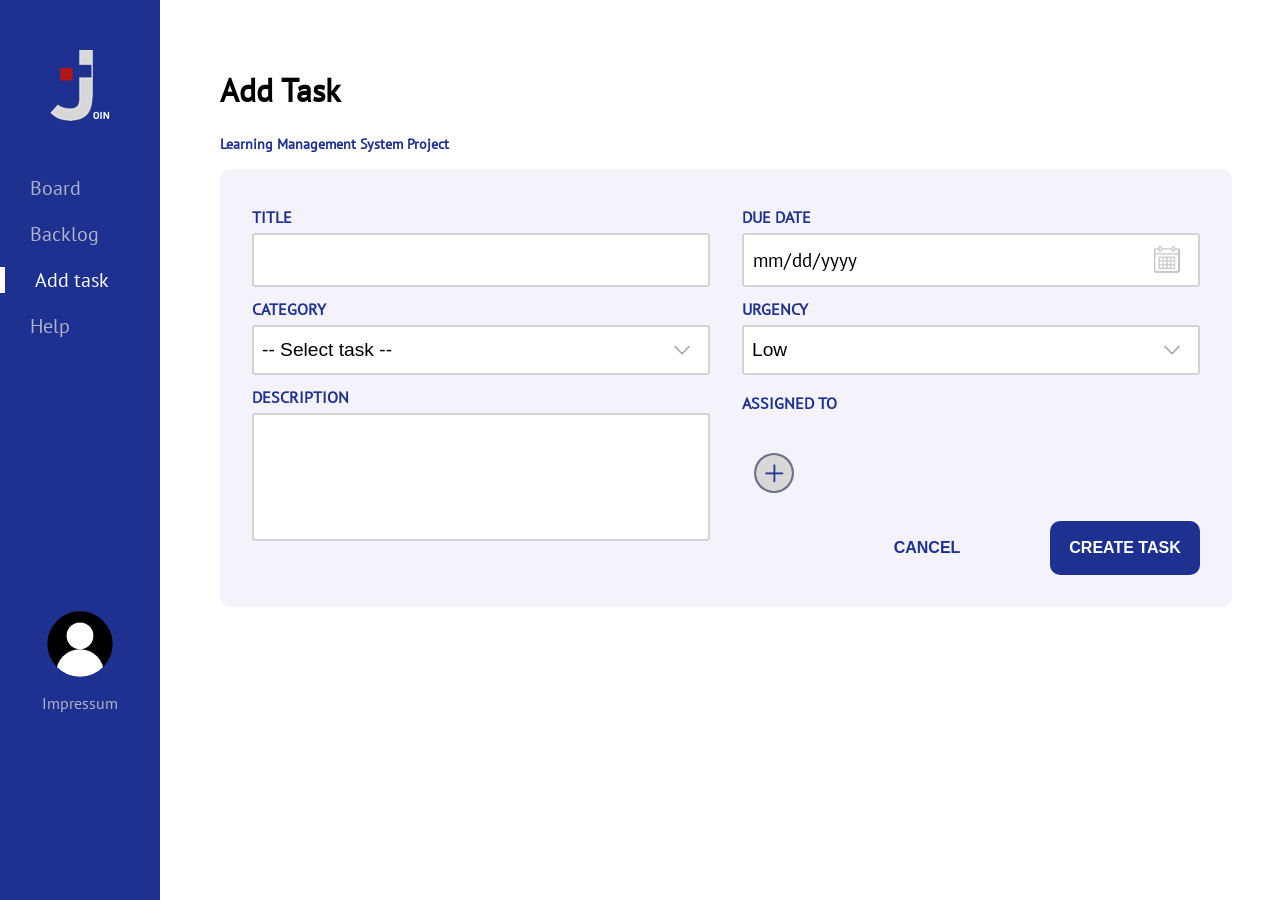
<file: add-task.html>
<!DOCTYPE html>
<html lang="en">

<head>
    <meta charset="UTF-8">
    <meta http-equiv="X-UA-Compatible" content="IE=edge">
    <meta name="viewport" content="width=device-width, initial-scale=1.0">

    <script src="./js/mini_backend.js"></script>
    <script src="./js/script.js"></script>
    <script src="./js/dev-tools.js"></script>
    <link rel="stylesheet" href="./styles/add-task.css">
    <link rel="stylesheet" href="./styles/style.css">
    <script src="./js/add-task.js"></script>
    <title>Join - Add Task</title>
</head>

<body onload="initAddTask()">

    <div include-html="./templates/navbar.html"></div>

    <div id="popup" onclick="closePopup()" class="popup-container d-none">
        <div id="popupContent" class="popup animate">
            <span id="popupTitle" class="popup-title"></span>
            <span id="popupText" class="popup-span"></span>
        </div>
    </div>
    
    <main>
        <div class="content-container">
            <div class="content-container-title">
                <h1>Add Task</h1>
                <span>Learning Management System Project</span>
            </div>
            <div class="task-container">
                <div class="task-container-content">
                    <form onsubmit="checkForm(); return false">
                        <div class="form-left">
                            <div class="task-title">
                                <label class="title-label">TITLE</label>
                                <input required type="text" id="title" required>
                            </div>
                            <div class="form-category">
                                <label class="title-label">CATEGORY</label>
                                <select required name="Tasks" id="tasks" required>
                                    <option value="">-- Select task --</option>
                                    <option value="management">Management</option>
                                    <option value="programming">Programming</option>
                                    <option value="design">Design</option>
                                </select>
                            </div>
                            <div class="form-description">
                                <label class="title-label">DESCRIPTION</label>
                                <textarea required type="text" id="description" rows="6" required></textarea>
                            </div>
                        </div>
                        <div class="form-right">
                            <div class="form-due-date">
                                <label class="title-label">DUE DATE</label>
                                <input type="date" id="dueTo" required>
                            </div>
                            <div class="form-urgency">
                                <label class="title-label">URGENCY</label>
                                <select name="Tasks" id="urgency" required>
                                    <option value="low">Low</option>
                                    <option value="medium">Medium</option>
                                    <option value="high">High</option>
                                </select>
                            </div>
                            <div class="form-assigned-to">
                                <label class="title-label">ASSIGNED TO</label>
                                <div class="content-assigned-to">
                                    </div>
                                    <div class="assigned-to-user-img">
                                        <img id="userSelectionBtn" onclick="openUserSelection()" class="assigned-to-user-img-add-user" src="./src/img/icon plus.png">
                                        <div>
                                            <div id="assignedUserContainer" class="assigned-user-container"></div>
                                        </div>
                                        <div id="userSelectionContainer" class="user-selection-container d-none">
                                            <div id="userSelection" class="user-selection-content">
                                            </div>
                                        </div>
                                    </div>
                                </div>
                                <div class="assigned-to-buttons">
                                    <button type="button" onclick="reloadPage()" class="btn-1">CANCEL</button>
                                    <button type="submit" class="btn-2">CREATE TASK</button>
                                </div>
                            </div>
                        </div>
                    </form>
                </div>
            </div>
        </div>
    </main>
</body>
</html>
</file>
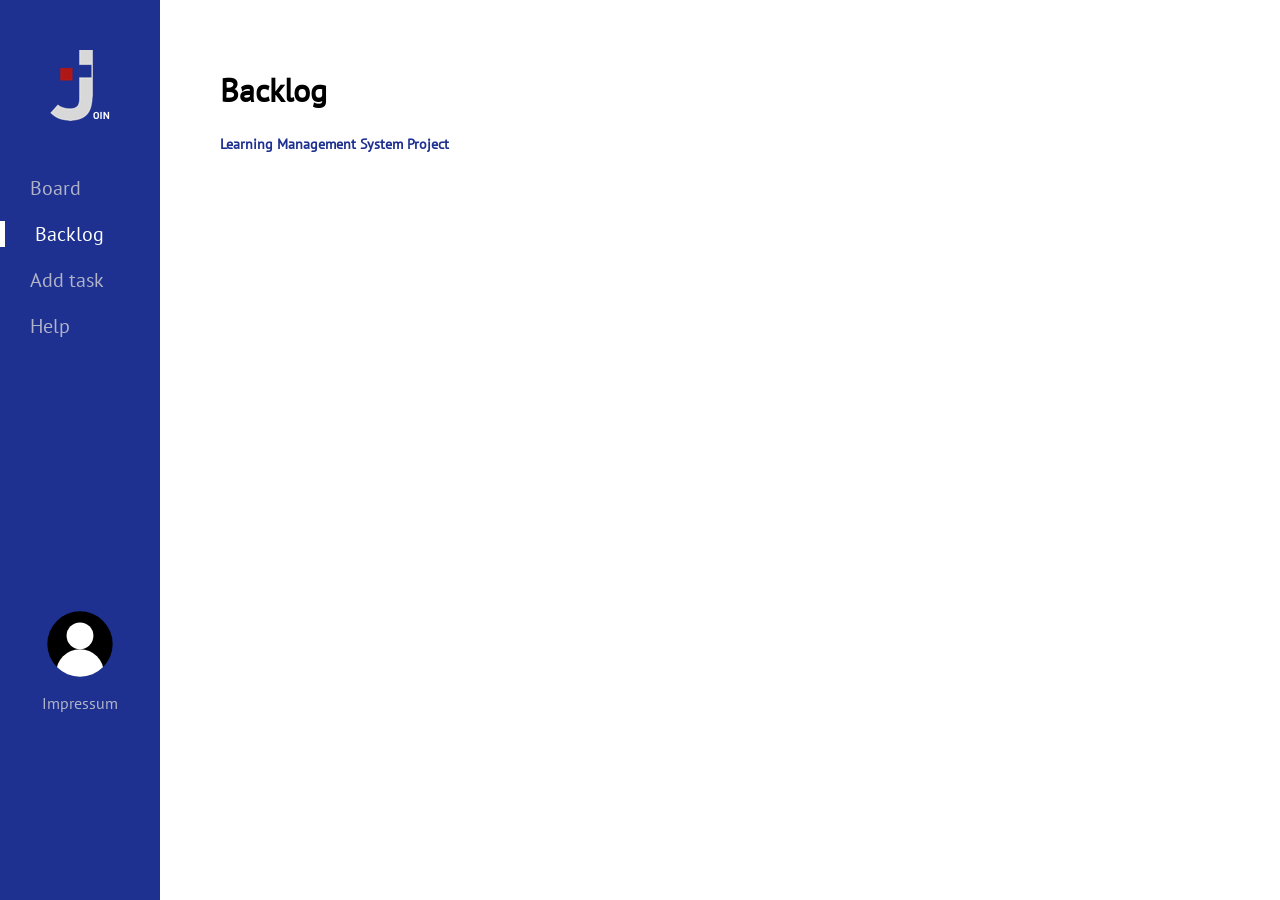
<file: backlog.html>
<!DOCTYPE html>
<html lang="en">

<head>
    <meta charset="UTF-8">
    <meta http-equiv="X-UA-Compatible" content="IE=edge">
    <meta name="viewport" content="width=device-width, initial-scale=1.0">

    <link rel="stylesheet" href="styles/backlog.css">
    <link rel="stylesheet" href="styles/style.css">

    <script src="./js/mini_backend.js"></script>
    <script src="./js/backlog.js"></script>
    <script src="./js/script.js"></script>

    <title>Join - Backlog</title>
</head>

<body onload=" initBacklog()">
    <div include-html="./templates/navbar.html"></div>

    <main>
        <div class="content-container">
            <div class="content-container-title">
                <h1>Backlog</h1>
                <span>Learning Management System Project</span>
            </div>
            <div class="tasks-container">
                <div class="tasks-content" id="taskContent"></div>
            </div>
        </div>
    </main>

</body>

</html>
</file>
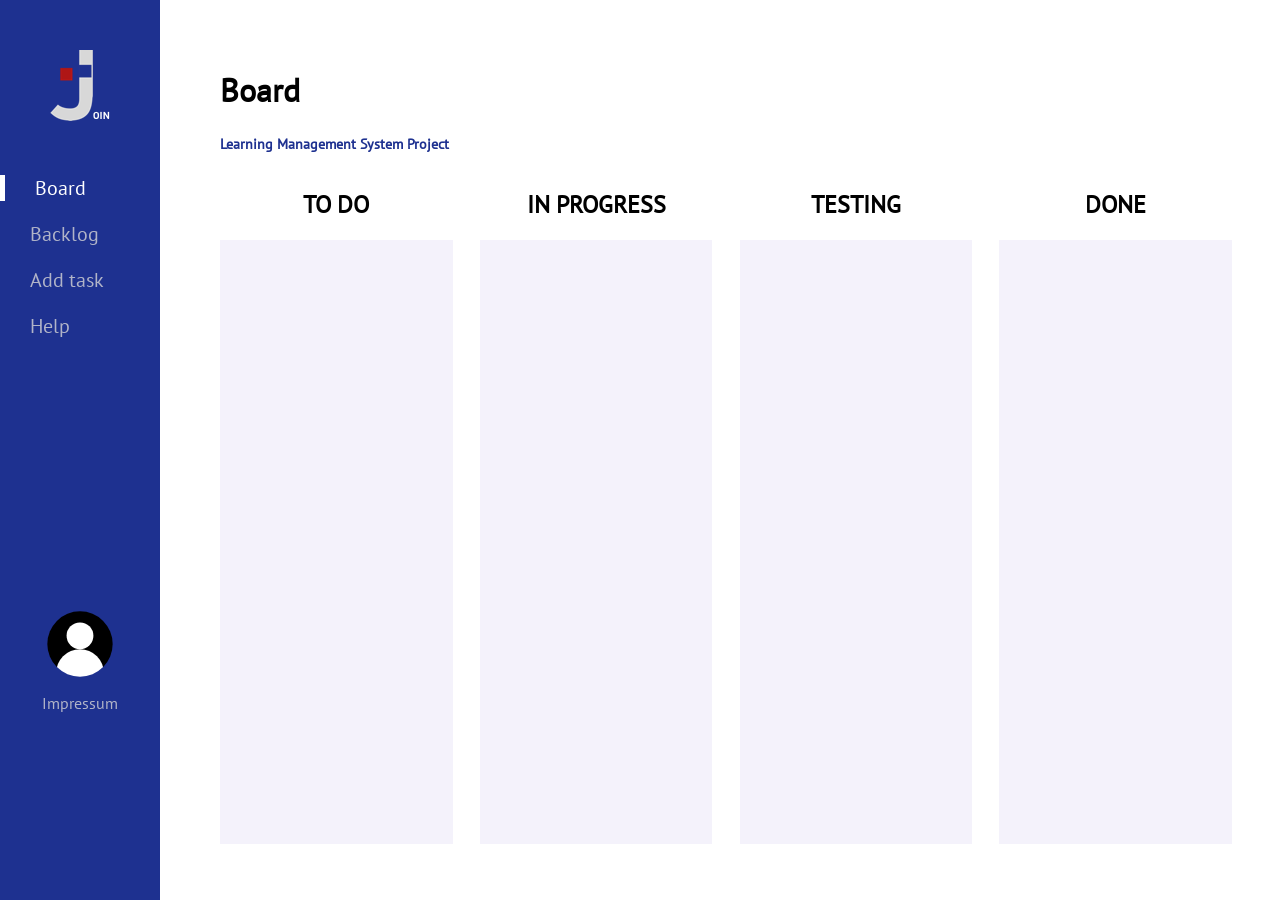
<file: board.html>
<!DOCTYPE html>
<html lang="en">
  <head>
    <meta charset="UTF-8" />
    <meta http-equiv="X-UA-Compatible" content="IE=edge" />
    <meta name="viewport" content="width=device-width, initial-scale=1.0" />

    <link rel="stylesheet" href="./styles/board.css" />
    <link rel="stylesheet" href="./styles/style.css" />
    <script src="./js/mini_backend.js"></script>
    <script src="./js/script.js"></script>
    <script src="./js/board.js"></script>
    <script src="./js/dev-tools.js"></script>

   

    <title>Join - Board</title>
  </head>

  <body onload="initBoard()" id="body" >
    <div include-html="./templates/navbar.html"></div>

    <main>
      <div class="content-container">
        <div class="content-container-title">
          <div class="df-sb">
            <h1 class="undraggable">Board</h1>
            <img id="bin" title="drop a ticket to delete" class="delete-icon d-none" src="src/img/delete.png" ondrop="deleteTicket()" ondragover="allowDrop(event)" />
          </div>
          <span class="undraggable">Learning Management System Project</span>
        </div>
        <div id="mainContentDiv" class="colum-main-content">
          <div id="toDo">
            <h2 class="undraggable">TO DO</h2>
            <div
              id="todoContent"
              class="board-main-content"
              ondrop="moveTo('todo')"
              ondragover="allowDrop(event)"
            ></div>
          </div>
          <div id="inProgressDiv" class="colum-main-content">
            <h2 class="undraggable">IN PROGRESS</h2>
            <div
              id="inprogressContent"
              class="board-main-content"
              ondrop="moveTo('inprogress')"
              ondragover="allowDrop(event)"
            ></div>
          </div>
          <div id="testingDiv" class="colum-main-content">
            <h2 class="undraggable">TESTING</h2>
            <div
              id="testingContent"
              class="board-main-content"
              ondrop="moveTo('testing')"
              ondragover="allowDrop(event)"
            ></div>
          </div>
          <div id="doneDiv" class="colum-main-content">
            <h2 class="undraggable">DONE</h2>
            <div
              id="doneContent"
              class="board-main-content"
              ondrop="moveTo('done')"
              ondragover="allowDrop(event)"
            ></div>
            <div id="responsive-main" class="colum-main-content">
              <select id="responsiveHeadline" class="undraggable" onchange="initBoard()">
                <option value="todo">TO DO</option>
                <option value="inprogress">IN PROGRESS</option>
                <option value="testing">TESTING</option>
                <option value="done">DONE</option>
              </select>
              <div
                id="responsiveMainContent"
                class="board-main-content"
              ></div>
          </div>
        </div>
      </div>
    </main>
  </body>
</html>
</file>
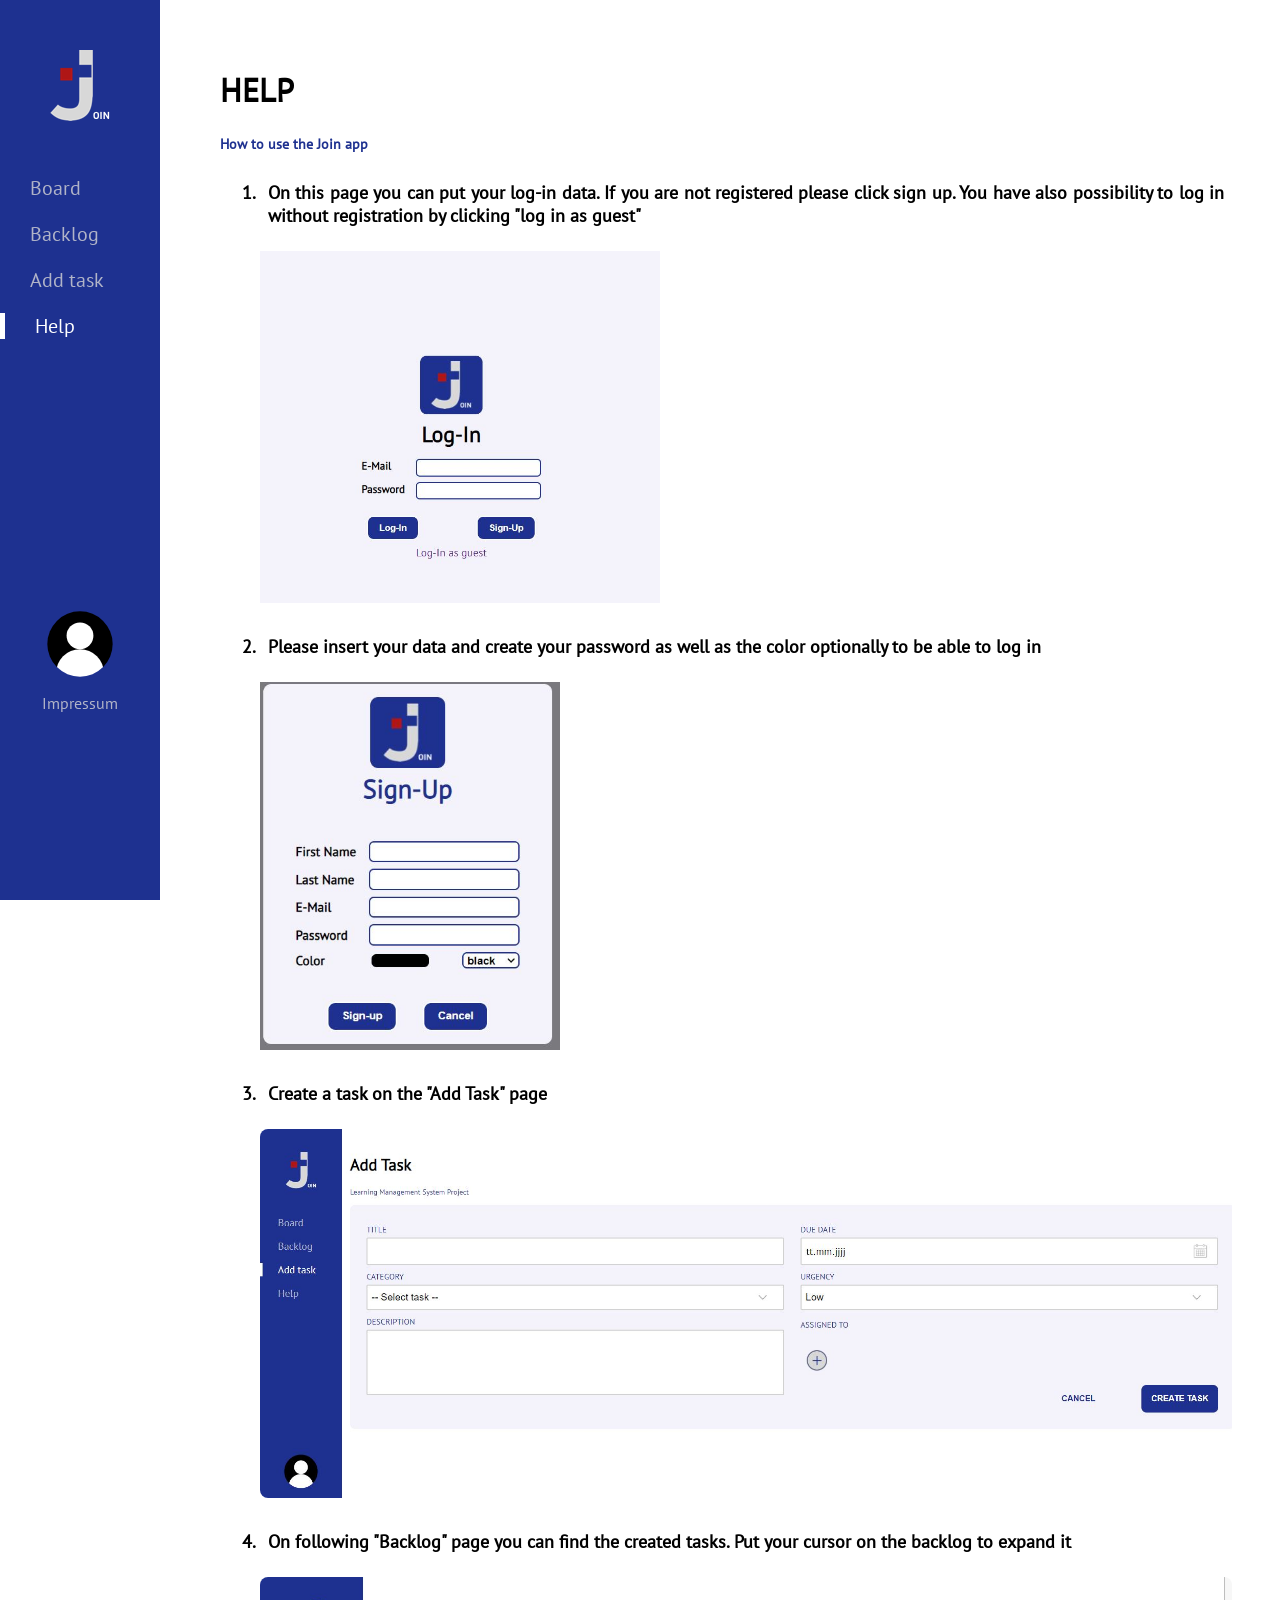
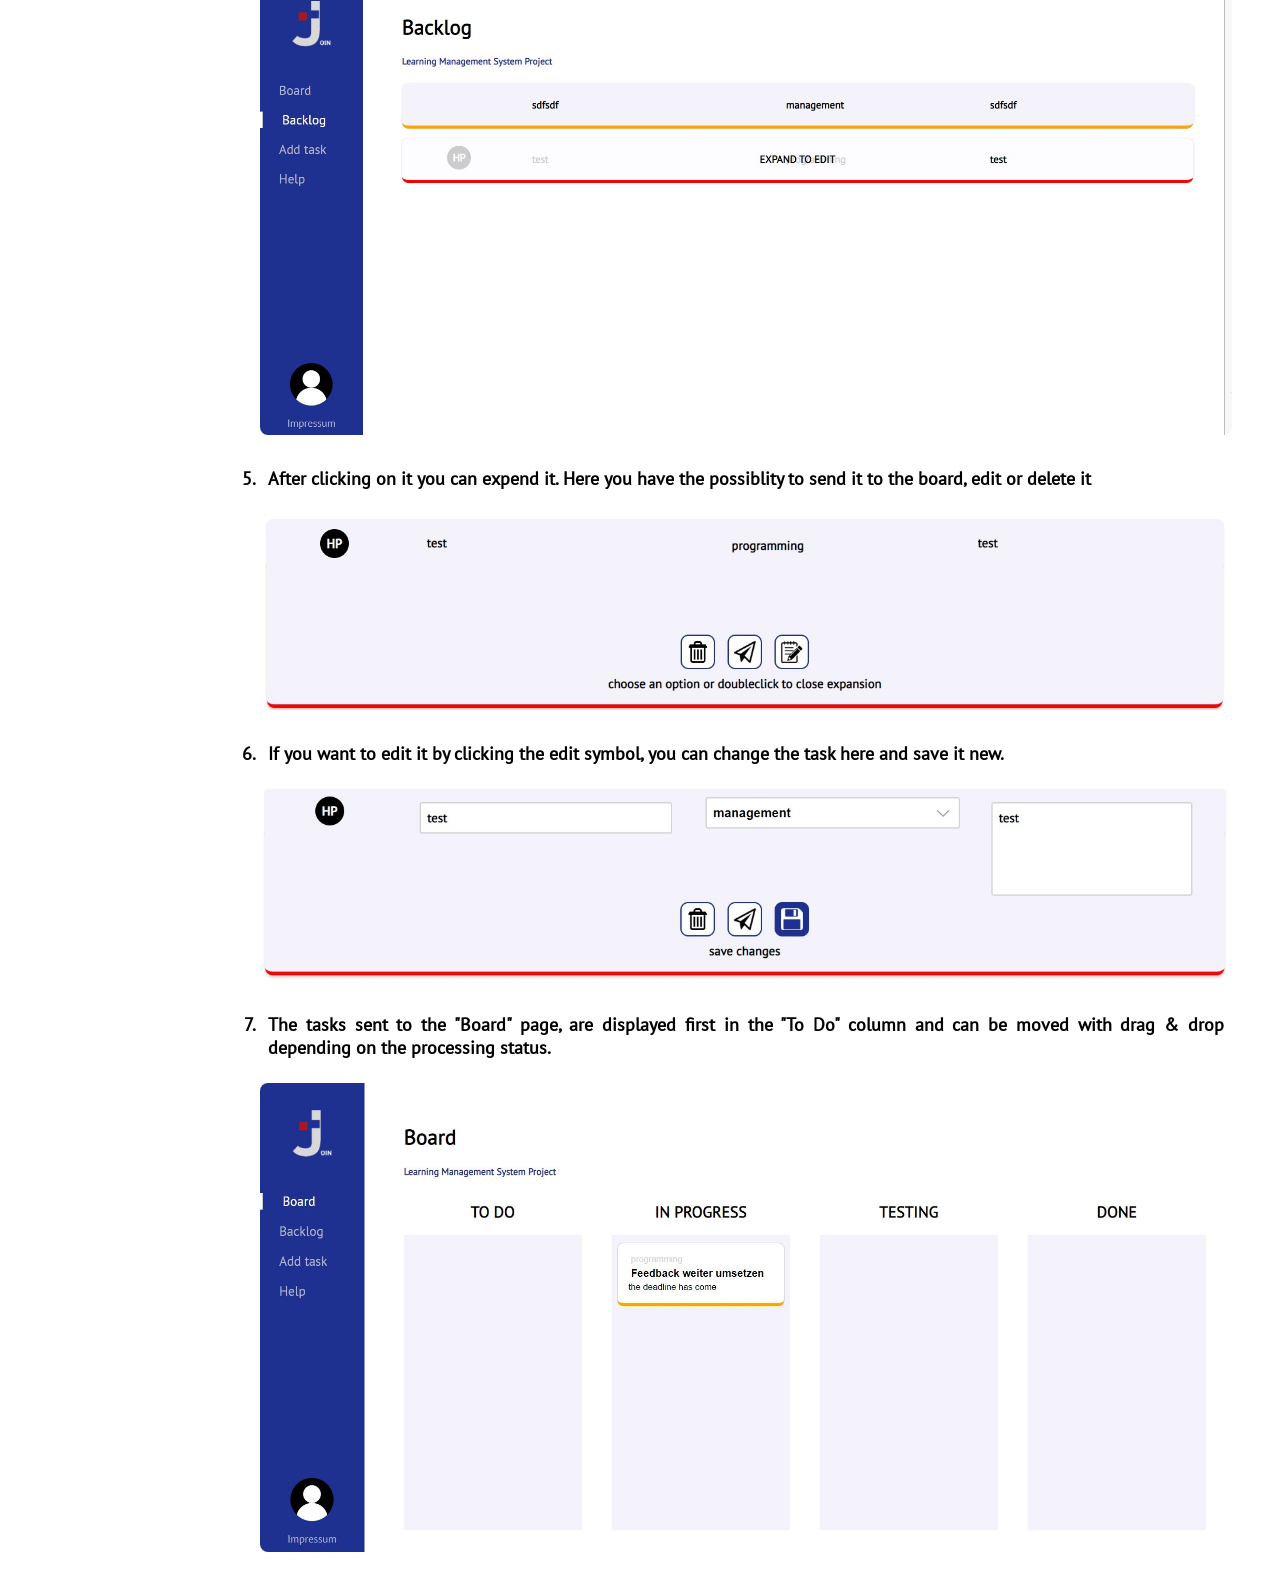
<file: help.html>
<!DOCTYPE html>
<html lang="en">

<head>
    <meta charset="UTF-8">
    <meta http-equiv="X-UA-Compatible" content="IE=edge">
    <meta name="viewport" content="width=device-width, initial-scale=1.0">

    <link rel="stylesheet" href="styles/style.css">
    <link rel="stylesheet" href="styles/help.css">


    <script src="./js/mini_backend.js"></script>
    <script src="./js/backlog.js"></script>
    <script src="./js/help.js"></script>

    <script src="./js/script.js"></script>

    <title>Join - Help</title>
</head>

<body onload="init()">

    <div style="display:flex">
        <div include-html="./templates/navbar.html"></div>
        <main>
            <div class="content-container">
                <header class="content-container-title">
                    <h1>HELP</h1>
                    <span class="title-description">How to use the Join app</span>
                </header>
                <div>
                    <!-- List -->
                    <ol>
                         <li>On this page you can put your log-in data. If you are not registered please click sign up. 
                            You have also possibility to log in without registration by clicking "log in as guest"</li>
                        <img onclick="openBigImg('img1')" src="src/img/login.JPG" style="width:400px; cursor:pointer" alt="Log-In" >

                         <li>Please insert your data and create your password as well as the color optionally to be able to log in</li>
                        <img onclick="openBigImg('img2')" src="src/img/signup.JPG" style="width:300px; cursor:pointer"  alt="SignUp" >

                        <li>Create a task on the "Add Task" page</li>
                        <img onclick="openBigImg('img3')" src="src/img/addTask.JPG" alt="AddTask" class="help-img">

                        <li>On following "Backlog" page you can find the created tasks.
                            Put your cursor on the backlog to expand it </li>
                        <img onclick="openBigImg('img4')" src="src/img/backlog-1.jpg" alt="Backlog" class="help-img">

                           <li>After clicking on it you can expend it. 
                            Here you have the possiblity to send it to the board, edit or delete it </li>
                        <img onclick="openBigImg('img5')" src="src/img/backlog-2.jpg" alt="Backlog" class="help-img">

                        <li> If you want to edit it by clicking the edit symbol, you can change the task here and save it new.
                        </li>
                        <img onclick="openBigImg('img6')" src="src/img/backlog-edit.jpg" alt="Backlog" class="help-img">

                        <li>The tasks sent to the "Board" page, are displayed first in the "To Do" column and can be
                            moved
                            with drag & drop depending on the processing status.</li>
                        <img onclick="openBigImg('img7')" src="src/img/board.JPG" alt="Board" class="help-img">
                    </ol>
                </div>
            </div>

            <div id="imgBig">

            </div>

        </main>






</body>
</file>
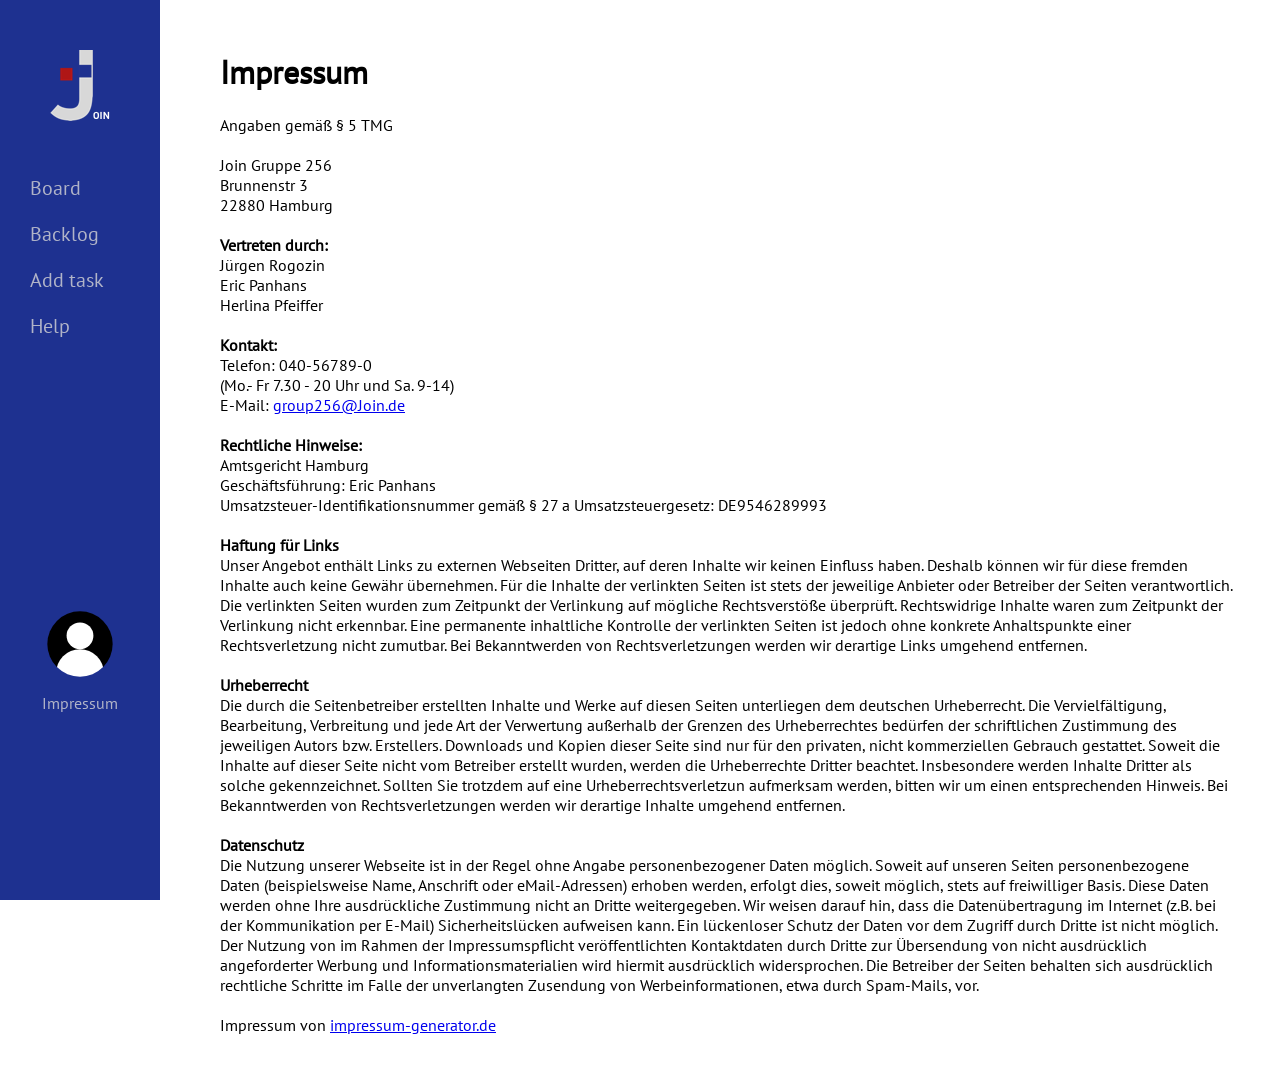
<file: impressum.html>
<!DOCTYPE html>
<html lang="en">
  <head>
    <meta charset="UTF-8" />
    <meta http-equiv="X-UA-Compatible" content="IE=edge" />
    <meta name="viewport" content="width=device-width, initial-scale=1.0" />

    <link rel="stylesheet" href="styles/style.css" />

    <script src="./js/mini_backend.js"></script>
    <script src="./js/dev-tools.js"></script>
    <script src="./js/script.js"></script>

    <title>Join - Impressum</title>
  </head>
</html>
<body onload="init()">
     <div include-html="./templates/navbar.html"></div>
   
        <div class="impressum-container">
            <h1 class="impressuTitel">Impressum</h1>
            <div> Angaben gemäß § 5 TMG<br><br> Join Gruppe 256 <br> Brunnenstr 3<br> 22880 Hamburg <br><br>
            </div>
            <div><strong>Vertreten durch:</strong><br> Jürgen Rogozin<br> Eric Panhans<br> Herlina Pfeiffer<br><br>
            </div>
            <div><strong>Kontakt:</strong> <br> Telefon: 040-56789-0 &nbsp; <br>  (Mo.- Fr 7.30 - 20 Uhr und Sa. 9-14)<br> E-Mail: <a href='group256@Join.de'>group256@Join.de</a></br><br>
            </div>
            <div><strong>  Rechtliche Hinweise: </strong><br>Amtsgericht Hamburg <br> Geschäftsführung: Eric Panhans<br> Umsatzsteuer-Identifikationsnummer gemäß § 27 a Umsatzsteuergesetz: DE9546289993<br> 
                <br>
            </div>
            <div class="haftung">
                <strong>Haftung für Links</strong><br>Unser Angebot enthält Links zu externen Webseiten Dritter, auf deren Inhalte wir keinen Einfluss haben. Deshalb können wir für diese fremden Inhalte auch keine Gewähr übernehmen. Für die Inhalte
                der verlinkten Seiten ist stets der jeweilige Anbieter oder Betreiber der Seiten verantwortlich. Die verlinkten Seiten wurden zum Zeitpunkt der Verlinkung auf mögliche Rechtsverstöße überprüft. Rechtswidrige Inhalte waren zum Zeitpunkt
                der Verlinkung nicht erkennbar. Eine permanente inhaltliche Kontrolle der verlinkten Seiten ist jedoch ohne konkrete Anhaltspunkte einer Rechtsverletzung nicht zumutbar. Bei Bekanntwerden von Rechtsverletzungen werden wir derartige Links
                umgehend entfernen.
                <br><br>
                <strong>Urheberrecht</strong><br> Die durch die Seitenbetreiber erstellten Inhalte und Werke auf diesen Seiten unterliegen dem deutschen Urheberrecht. Die Vervielfältigung, Bearbeitung, Verbreitung und jede Art der Verwertung außerhalb
                der Grenzen des Urheberrechtes bedürfen der schriftlichen Zustimmung des jeweiligen Autors bzw. Erstellers. Downloads und Kopien dieser Seite sind nur für den privaten, nicht kommerziellen Gebrauch gestattet. Soweit die Inhalte auf dieser
                Seite nicht vom Betreiber erstellt wurden, werden die Urheberrechte Dritter beachtet. Insbesondere werden Inhalte Dritter als solche gekennzeichnet. Sollten Sie trotzdem auf eine Urheberrechtsverletzun aufmerksam werden, bitten wir um
                einen entsprechenden Hinweis. Bei Bekanntwerden von Rechtsverletzungen werden wir derartige Inhalte umgehend entfernen.<br><br>
                <strong>Datenschutz</strong><br> Die Nutzung unserer Webseite ist in der Regel ohne Angabe personenbezogener Daten möglich. Soweit auf unseren Seiten personenbezogene Daten (beispielsweise Name, Anschrift oder eMail-Adressen) erhoben
                werden, erfolgt dies, soweit möglich, stets auf freiwilliger Basis. Diese Daten werden ohne Ihre ausdrückliche Zustimmung nicht an Dritte weitergegeben. Wir weisen darauf hin, dass die Datenübertragung im Internet (z.B. bei der Kommunikation
                per E-Mail) Sicherheitslücken aufweisen kann. Ein lückenloser Schutz der Daten vor dem Zugriff durch Dritte ist nicht möglich. Der Nutzung von im Rahmen der Impressumspflicht veröffentlichten Kontaktdaten durch Dritte zur Übersendung von
                nicht ausdrücklich angeforderter Werbung und Informationsmaterialien wird hiermit ausdrücklich widersprochen. Die Betreiber der Seiten behalten sich ausdrücklich rechtliche Schritte im Falle der unverlangten Zusendung von Werbeinformationen,
                etwa durch Spam-Mails, vor.
                <br>
            </div>
            <br>
            <div>
                Impressum von <a href="https://www.impressum-generator.de">impressum-generator.de</a>
            </div>
        </div>
 

</body>
</file>
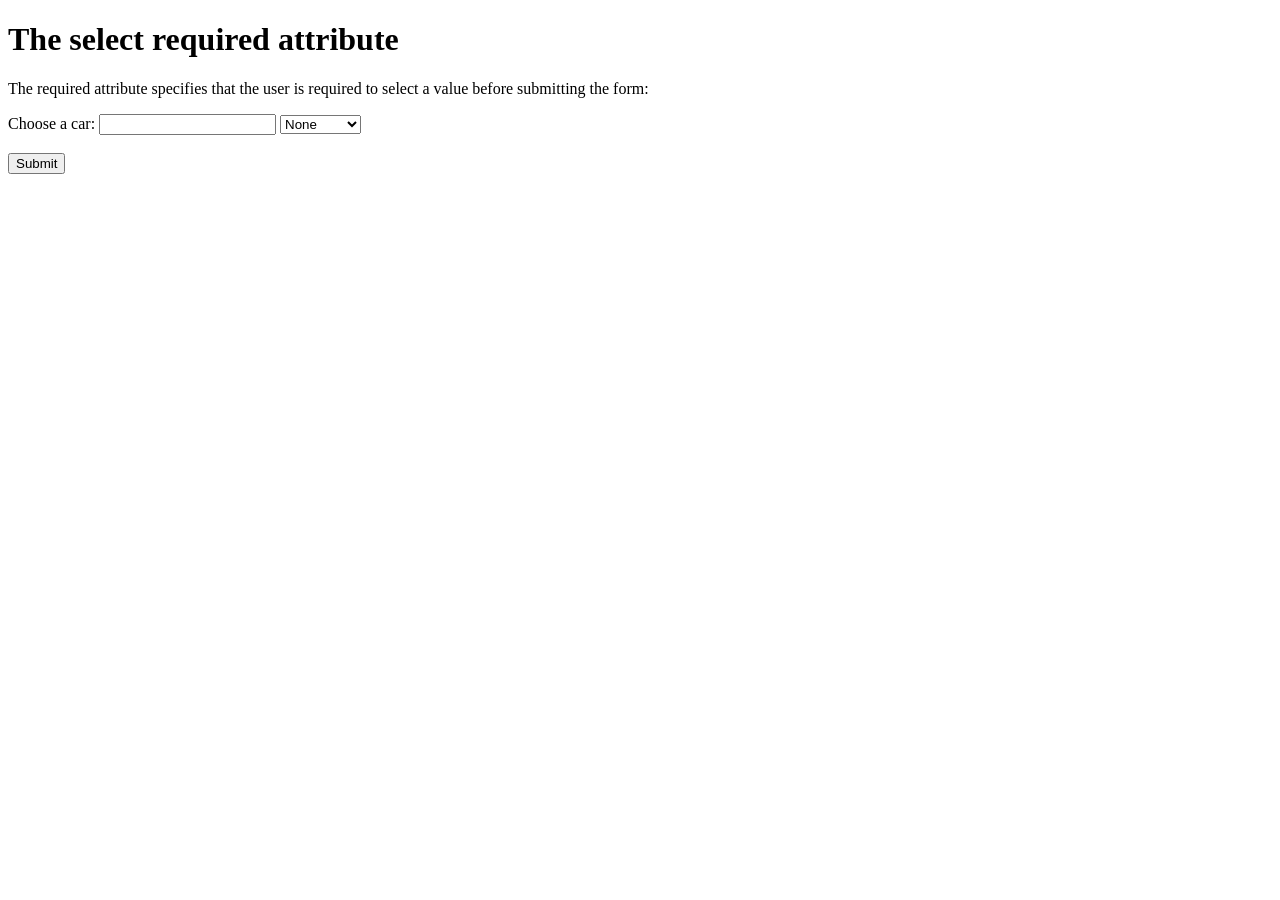
<file: test.html>
<!DOCTYPE html>
<html>
<body>

<h1>The select required attribute</h1>

<p>The required attribute specifies that the user is required to select a value before submitting the form:</p>

<form action="/action_page.php">
  <label for="cars">Choose a car:</label>
  <input required>
  <select name="cars" id="cars" required>
    <option value="">None</option>
    <option value="volvo">Volvo</option>
    <option value="saab">Saab</option>
    <option value="mercedes">Mercedes</option>
    <option value="audi">Audi</option>
  </select>
  <br><br>
  <button>Submit</button>
</form>

</body>
</html>
</file>
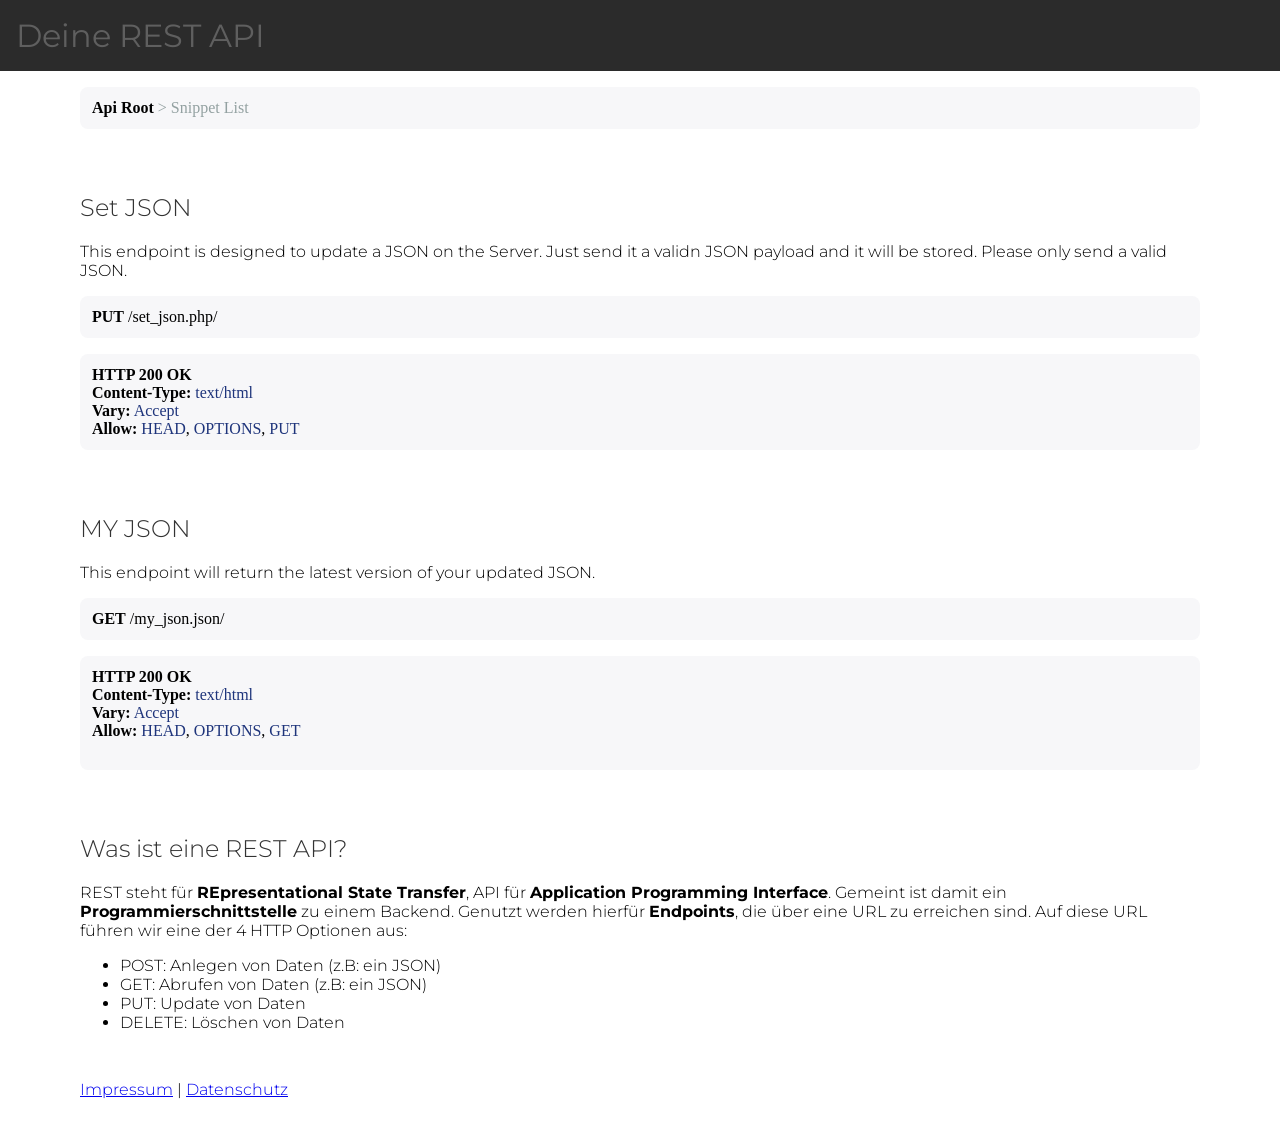
<file: smallest_backend_ever/legacy/docs.html>
<!DOCTYPE html>
<html lang="en">

<head>
    <meta charset="UTF-8">
    <meta name="viewport" content="width=device-width, initial-scale=1.0">
    <title>REST API Docs</title>
    <link href="https://fonts.googleapis.com/css2?family=Montserrat:wght@300;400;700&display=swap" rel="stylesheet">

    <style>
        body {
            margin: 0;
            font-family: 'Montserrat', sans-serif;
            font-weight: 300;
        }

        .content {
            padding-left: 80px;
            padding-right: 80px;
        }

        header {
            background-color: #2b2b2b;
            padding: 16px;
            color: #5f5f5f;
        }

        h1 {
            margin-top: 0;
            margin-bottom: 0;
            font-weight: 400;
        }

        h2 {
            margin-top: 64px;
            font-weight: 300;
            color: #333;
        }

        .code {
            margin-top: 16px;
            background-color: #F7F7F9;
            padding: 12px;
            border-radius: 8px;
            min-height: 10px;
            border-color: #E9E9EE;
            font-family: 'consolas' !important;
        }

        .highlight {
            color: #1e347b;
        }

        .gray {
            color: #93a1a1;
        }

        #explainBox {
            min-height: 50px;
            min-width: 200px;
            max-width: 400px;
            border: 1px solid #333;
            border-radius: 8px;
            padding: 8px;
            background-color: white;
            z-index: 999;
            position: absolute;
            transition: all 125ms ease-in-out;
            opacity: 0;
        }

        .legal {
            padding-top: 32px;
            ;
            padding-bottom: 32px;
            ;
        }
    </style>


    <script>
        function explain(title, element) {
            let x = element.getBoundingClientRect().x + 70;
            let y = window.pageYOffset + element.getBoundingClientRect().y - 20;
            explainBox.innerHTML = title;
            explainBox.style.top = y + 'px';
            explainBox.style.left = x + 'px';
            explainBox.style.opacity = 1;

            element.addEventListener("mouseout", hideExplainBox);
        }

        function hideExplainBox() {
            explainBox.style.opacity = 0;
        }
    </script>
</head>

<body>
    <header>
        <h1>Deine REST API</h1>
    </header>
    <div class="content">

        <div id="explainBox">
            Hallo das ist ein Text.
        </div>

        <div class="code" onmouseover="explain('Der Link zur den Endpoints. Api Root ist die URL des Servers.', this)">
            <b>Api Root</b> <span class="gray">> Snippet List</span>
        </div>

        <h2 onmouseover="explain('Der Titel der Funktion', this)">Set JSON</h2>
        <p onmouseover="explain('Hier wird die Funktion der REST API vom Backend-Programmierer beschrieben.', this)">
            This endpoint is designed to update a JSON on the Server. Just send it a validn JSON payload and it will be
            stored. Please only send a valid JSON.</p>

        <div class="code">
            <b
                onmouseover="explain('Die hier verwendete Methode ist PUT. Man kann das JSON also updaten. Mit POST würde man ein neues JSON erstellen, mit DELETE löschen und mit GET das JSON abrufen.', this)">PUT</b>
            <span
                onmouseover="explain('Das hier ist das Ende das Ende der UR, um die Funktion aufzurufen.', this)">/set_json.php/</span>
        </div>

        <div class="code">
            <b
                onmouseover="explain('Wenn alles funktioniert hat, wird der HTTP Status 200 zurückgegeben. 200 bedeutet, dass alles OK ist!', this)">HTTP
                200 OK</b><br>
            <b onmouseover="explain('Was für einen Content kannst du dem Server senden?!', this)">Content-Type:</b>
            <span class="highlight"
                onmouseover="explain('Der Server akzeptiert Text und HTML. Wir senden also ein JSON als Text (mit JSON.stringify)', this)">text/html</span><br>
            <b onmouseover="explain('Kann die Antwort vom Server variieren?', this)">Vary:</b> <span class="highlight"
                onmouseover="explain('Ja! Je nach Anfrage kommt ein unterschiedliches JSON vom Server zurück.', this)">Accept</span><br>
            <b onmouseover="explain('Was darf ich diesem Endpoint senden?', this)">Allow:</b>
            <span onmouseover="explain('Der HEAD ist beispielsweise eine Session-ID um dich zu identifizieren.',this)"
                class="highlight">HEAD</span>,
            <span class="highlight"
                onmouseover="explain('OPTIONS kann ignoriert werden. Hier kann man den Server fragen, welche Kommunikationswege der Server Erlaubt. Zum Beispiel HTTP 1.1. ', this)">
                OPTIONS</span>,
            <span class="highlight"
                onmouseover="explain('PUT ist die Methode, um ein JSON upzudaten.', this)">PUT</span><br>
        </div>



        <h2 onmouseover="explain('Überschrift der zweiten Funktion, welche die REST API bereitstellt.?', this)">MY JSON
        </h2>
        <p onmouseover="explain('Beschreibung der zweiten Funktion?', this)">This endpoint will return the latest
            version of your updated JSON.</p>

        <div class="code">
            <b onmouseover="explain('Die HTTP Metode ist GET. Also wird hier ein JSON File abgerufen.', this)">GET</b>
            <span onmouseover="explain('Die URL des Endpoints.', this)">/my_json.json/</span>
        </div>

        <div class="code">
            <b onmouseover="explain('Wenn Status 200 zurückgegeben wird, ist alles OK.', this)">HTTP 200 OK</b><br>
            <b onmouseover="explain('Welchen Content-Type akzeptiert der Server?', this)">Content-Type:</b> <span
                class="highlight"
                onmouseover="explain('Der Server akzeptiert Text oder HTML (Wir senden Text)', this)">text/html</span><br>
            <b onmouseover="explain('Kann die Antwort vom Server variieren?', this)">Vary:</b> <span class="highlight"
                onmouseover="explain('Ja! Je nach Anfrage kommt ein unterschiedliches JSON vom Server zurück.', this)">Accept</span><br>
            <b onmouseover="explain('Was darf ich diesem Endpoint senden?', this)">Allow:</b>
            <span onmouseover="explain('Der HEAD ist beispielsweise eine Session-ID um dich zu identifizieren.',this)"
                class="highlight">HEAD</span>,
            <span class="highlight"
                onmouseover="explain('OPTIONS kann ignoriert werden. Hier kann man den Server fragen, welche Kommunikationswege der Server Erlaubt. Zum Beispiel HTTP 1.1. ', this)">
                OPTIONS</span>,
            <span class="highlight"
                onmouseover="explain('GET ist die Methode, um ein JSON abzurufen.', this)">GET</span><br>
            <br>
        </div>



        <h2>Was ist eine REST API?</h2>
        <p>REST steht für <b>REpresentational State Transfer</b>, API für <b>Application Programming Interface</b>.
            Gemeint ist damit ein <b>Programmierschnittstelle</b> zu einem Backend. Genutzt werden hierfür
            <b>Endpoints</b>, die über eine URL zu erreichen sind. Auf diese URL führen wir eine der 4 HTTP Optionen
            aus:
        <ul>
            <li>POST: Anlegen von Daten (z.B: ein JSON)</li>
            <li>GET: Abrufen von Daten (z.B: ein JSON)</li>
            <li>PUT: Update von Daten</li>
            <li>DELETE: Löschen von Daten</li>
        </ul>
        </p>

        <div class="legal">
            <a href="https://developerakademie.com/impressum.html">Impressum</a> |
            <a href="https://developerakademie.com/datenschutz.html">Datenschutz</a>
        </div>

    </div>
</body>

</html>
</file>
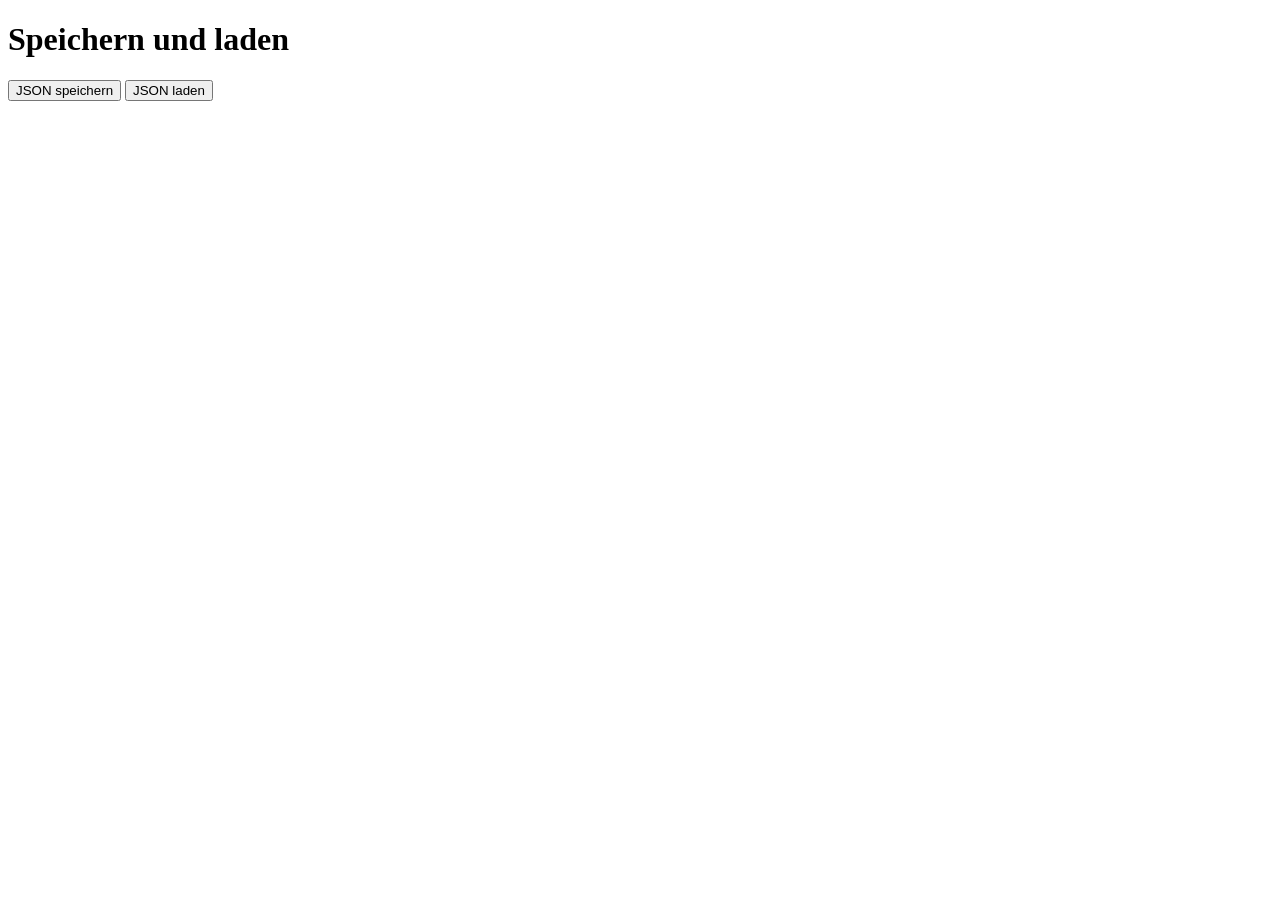
<file: smallest_backend_ever/legacy/test_request.html>
<!DOCTYPE html>
<html>

<head>
    <meta charset='utf-8'>
    <meta http-equiv='X-UA-Compatible' content='IE=edge'>
    <title>Simple JSON POST request</title>
    <meta name='viewport' content='width=device-width, initial-scale=1'>
</head>

<body>

    <h1 id="result">Speichern und laden</h1>

    <button onclick="save()">JSON speichern</button>
    <button onclick="load()">JSON laden</button>

    <script>
        const BASE_SERVER_URL = 'http://students.developerakademie.com/json_to_server/'; // Place of the backend
        let myJSON = [{
            "Name": "Claudia"
        }, {
            "Name": "Hans"
        }];


        /**
         * Saves myJSON to server
         */
        function save() {
            updateStatus('Speichern ...');
            saveJSONToServer(myJSON)
                .then(function () {
                    updateStatus('Speichern erfolgreich!');
                })
                .catch(function (error) {
                    updateStatus('Fehler beim Speichern');
                    console.error('error', error);
                });
        }


        /**
         * Loads myJSON from Server
         */
        function load() {
            updateStatus('Laden ...');
            loadJSONFromServer()
                .then(function (result) {
                    console.log(result);
                    myJSON = JSON.parse(result);
                    updateStatus('Laden erfolgreich!');
                })
                .catch(function (error) {
                    updateStatus('Fehler beim Laden');
                    console.error('error', error);
                });
        }



        /**
         * Saves a JSON or JSON Array to the Server
         * payload {JSON | Array} - The payload you want to store
         */
        function saveJSONToServer(payload) {
            return new Promise(function (resolve, reject) {
                let xhttp = new XMLHttpRequest();
                let proxy = determineProxySettings();
                let serverURL = proxy + BASE_SERVER_URL + 'save_json.php';
                xhttp.open('POST', serverURL);

                xhttp.onreadystatechange = function (oEvent) {
                    if (xhttp.readyState === 4) {
                        if (xhttp.status >= 200 && xhttp.status <= 399) {
                            resolve(xhttp.responseText);
                        } else {
                            reject(xhttp.statusText);
                        }
                    }
                };

                xhttp.setRequestHeader("Content-Type", "application/json;charset=UTF-8");
                xhttp.send(JSON.stringify(payload));

            });
        }



        /**
         * Loads a JSON or JSON Array to the Server
         * payload {JSON | Array} - The payload you want to store
         */
        function loadJSONFromServer() {
            return new Promise(function (resolve, reject) {
                let xhttp = new XMLHttpRequest();
                let proxy = determineProxySettings();
                let serverURL = proxy + BASE_SERVER_URL + 'my_json.json';
                xhttp.open('GET', serverURL);

                xhttp.onreadystatechange = function (oEvent) {
                    if (xhttp.readyState === 4) {
                        if (xhttp.status >= 200 && xhttp.status <= 399) {
                            resolve(xhttp.responseText);
                        } else {
                            reject(xhttp.statusText);
                        }
                    }
                };

                xhttp.setRequestHeader("Content-Type", "application/json;charset=UTF-8");
                xhttp.send();

            });
        }

        function updateStatus(status) {
            result.innerHTML = status;
        }
        
        function determineProxySettings() {
            if (window.location.href.indexOf('.developerakademie.com') > -1) {
                return '';
            } else {
                return 'https://cors-anywhere.herokuapp.com/';
            }
        }
    </script>

</body>

</html>
</file>
<file: styles/add-task.css>
.red-text {
    color: red;
}

.green-text {
    color: lightgreen;
}

.green-border {
    border: 2px solid lightgreen !important;
    border-radius: 3px;
}

.red-border {
    border: 2px solid red !important;
    border-radius: 3px;
}

.task-container {
    display: flex;
    background-color: #F4F3FB;
    width: 100%;
    height: fit-content;
    border-radius: 10px;
}

.task-container-content {
    margin: 16px;
    width: 100%;
    align-items: center;
}

.form-left {
    display: flex;
    flex-direction: column;
    width: 50%;
    height: 100%;
    margin: 16px;
    justify-content: center;
}

.task-title {
    display: flex;
    flex-direction: column;
}

.title-label {
    color: #1E3190;
    font-size: 1em;
    margin: 6px 0 6px 0;
}

.task-title input {
    border: 2px solid lightgray;
    border-radius: 3px;
    font-size: 1.2em;
    height: 50px;
    padding: 0 8px 0 8px;
}

.form-category {
    display: flex;
    flex-direction: column;
    width: 100%;
    margin: 6px 0 6px 0;
}

.form-category select {
    width: 100%;
    font-size: 1.2em;
    border: 2px solid lightgray;
    border-radius: 3px;
    padding: 0 8px 0 8px;
    height: 50px;
    background: url(/src/img/chevron.png) no-repeat right white;
    transition: all 125ms ease-in-out;
    -webkit-appearance: none;
    background-size: 16px;
    background-position-x: 96%;
}

.form-category select:hover {
    transition: all 125ms ease-in-out;
    background: url(/src/img/chevron-blue.png) no-repeat right white;
    -webkit-appearance: none;
    background-size: 16px;
    background-position-x: 96%;
    background-position-y: 58%;
    cursor: pointer;
}

.form-description {
    display: flex;
    flex-direction: column;
    height: 100%;
}

.form-description textarea {
    resize: none;
    font-size: 1.2em;
    border: 2px solid lightgray;
    border-radius: 3px;
    padding: 8px;
}

.task-container-content form {
    display: flex;
}

.form-right {
    display: flex;
    flex-direction: column;
    width: 50%;
    height: 100%;
    margin: 16px;
    justify-content: center;
}

.form-due-date {
    display: flex;
    flex-direction: column;
}

.form-due-date input {
    font-size: 1.2em;
    font-family: 'PT Sans', sans-serif;
    border: 2px solid lightgray;
    border-radius: 3px;
    padding: 0 8px 0 8px;
    height: 50px;
}

.form-due-date input::-webkit-calendar-picker-indicator {
    background: url(/src/img/icons8-calendar-150.png) no-repeat right white;
    background-size: 26px;
    height: 50px;
    width: 50px;
    transform: translateX(-10px);
    transition: all 125ms ease-in-out;
}

.form-due-date input:hover::-webkit-calendar-picker-indicator {
    background: url(/src/img/icons8-calendar-150-blue.png) no-repeat right white;
    background-size: 26px;
    height: 50px;
    width: 50px;
    transform: translateX(-12px);
    transition: all 125ms ease-in-out;
    cursor: pointer;
}

.form-urgency {
    display: flex;
    flex-direction: column;
    width: 100%;
    margin: 6px 0 6px 0;
}

.form-urgency select {
    width: 100%;
    font-size: 1.2em;
    border: 2px solid lightgray;
    border-radius: 3px;
    padding: 0 8px 0 8px;
    height: 50px;
    background: url(/src/img/chevron.png) no-repeat right white;
    -webkit-appearance: none;
    background-size: 16px;
    background-position-x: 96%;
    transition: all 125ms ease-in-out;
}

.form-urgency select:hover {
    transition: all 125ms ease-in-out;
    background: url(/src/img/chevron-blue.png) no-repeat right white;
    -webkit-appearance: none;
    background-size: 16px;
    background-position-x: 96%;
    background-position-y: 58%;
    transition: all 125ms ease-in-out;
    cursor: pointer;
}

.form-assigned-to {
    display: flex;
    position: relative;
    flex-direction: column;
    width: 100%;
    margin: 6px 0 6px 0;
}

.content-assigned-to {
    display: flex;
    flex-direction: column;
    width: 100%;
    margin: 6px 0 6px 0;
}

.assigned-to-user-img {
    display: flex;
    justify-content: space-between;
    align-items: center;
    height: 84px;
}

#linkToBacklog {
    text-decoration: none;
}

#linkToBacklog:hover {
    text-decoration: underline;
}

.rotate45 {
    transform: rotate(45deg);
}

@keyframes imgPulse {
    20% {
        border: 1px solid blue;
    }

    40% {
        border: 1px solid white;
    }

    60% {
        border: 1px solid blue;
    }

    100% {
        border: 1px solid white;
    }
}

.assigned-to-user-img-user {
    width: 36px;
    border-radius: 100%;
    border: 1px solid white;
    animation: imgPulse 10s ease-in-out infinite;
    margin: 4px;
}

.assigned-to-user-img-add-user {
    width: 36px;
    height: 36px;
    border-radius: 100%;
    margin: 12px;
    border: 2px solid transparent;
    transition: all 125ms ease-in-out;
    background-color: #6b718c;
    z-index: 1;
}

.assigned-to-user-img-add-user:hover {
    border: 2px solid #1E3190;
    transition: all 125ms ease-in-out;
    filter: contrast(110%);
    cursor: pointer;
}

.assigned-to-user-img-add-user:active {
    border: 2px solid #1E3190;
    transition: all 125ms ease-in-out;
    filter: contrast(80%)
}

.assigned-to-buttons {
    display: flex;
    justify-content: end;
}

.btn-1 {
    width: 150px;
    border: 2px solid transparent;
    background-color: transparent;
    border-radius: 10px;
    font-size: 1em;
    text-align: center;
    font-weight: bold;
    padding: 16px;
    color: #1E3190;
    margin: 0 24px 0 24px;
    transition: all 125ms ease-in-out;
}

.btn-1:hover {
    transition: all 125ms ease-in-out;
    color: white;
    background-color: red;
    border: 2px solid lightgray;
    cursor: pointer;
}

.btn-1:active {
    transition: all 125ms ease-in-out;
    color: #1E3190;
    background-color: white;
    border: 2px solid #1E3190;
}

.btn-1:hover~.btn-2 {
    transition: all 175ms ease-in-out;
    color: transparent;
    background-color: transparent;
    border: 2px solid transparent;
    transform: scale(0%);
}

.btn-2 {
    width: 150px;
    border: 2px solid transparent;
    background-color: #1E3190;
    border-radius: 10px;
    font-size: 1em;
    text-align: center;
    font-weight: bold;
    padding: 16px;
    color: white;
    margin: 0 0 0 24px;
    transition: all 125ms ease-in-out;
}

.btn-2:hover {
    background-color: white;
    border: 2px solid #1E3190;
    color: #1E3190;
    transition: all 125ms ease-in-out;
    cursor: pointer;
}

.btn-2:active {
    background-color: #6b718c;
    border: 2px solid #1E3190;
    color: #1E3190;
    transition: all 125ms ease-in-out;
}

.popup-container {
    z-index: 2;
    position: absolute;
    display: flex;
    align-items: center;
    justify-content: center;
    left: 0;
    right: 0;
    width: 100%;
    height: 100%;
    background-color: rgba(0, 0, 0, 0.5);
    position: fixed;
}

.popup {
    display: flex;
    align-items: center;
    flex-direction: column;
    background-color: #F4F3FB;
    animation: popup 225ms ease-in-out;
    border-radius: 10px;
    border: 2px solid #F4F3FB;
}



@keyframes popup {
    0% {
        transform: scale(0%);
        transform: translateY(20%);
        opacity: 0%;
    }

    100% {
        transform: scale(100%);
        transform: translateY(0%);
        opacity: 100%;
    }
}

.popup-title {
    font-size: 1.5em;
    font-weight: bold;
    margin: 24px 24px 0 24px;
}

.popup-span {
    font-size: 1.3em;
    margin: 24px;
}

.user-selection-container {
    z-index: 0;
    display: flex;
    flex-direction: column;
    position: absolute;
    background-color: #F4F3FB;
    border: 1px solid lightgray;
    border-radius: 10px;
    animation: userSelectionOpen 550ms ease-in-out;
    top: 26px;
    left: 0;
    transform: translateX(64px);
    height: 215px;
    width: 115px;
    overflow-y: scroll;
    overflow-x: hidden;
}

.user-selection-container-closed {
    animation: userSelectionClose 550ms ease-in-out
}

.user-selection-container::-webkit-scrollbar {
    display: block;
    width: 3px;
}

.user-selection-container::-webkit-scrollbar-track {
    border-radius: 100%;
    margin-top: 10px;
    margin-bottom: 10px;
}

/* Handle */
.user-selection-container::-webkit-scrollbar-thumb {
    border-radius: 50px;
    background-color: #6b718c;
}

/* Handle on hover */
.user-selection-container::-webkit-scrollbar-thumb:hover {
    background-color: #1E3190;
    cursor: pointer;
}

.user-selection-content {
    display: flex;
    align-items: center;
    flex-direction: column;
}

.user-selection-user {
    display: flex;
    flex-direction: column;
    align-items: center;
    padding: 8px;
    transition: all 125ms ease-in-out;
    border-radius: 10px;
    width: 75%;
    margin: 2px 0 2px 0;
}

.user-selection-user:hover {
    background-color: gray;
    border-radius: 10px;
    cursor: pointer;
    transition: all 125ms ease-in-out;
}

.user-selection-user:active {
    background-color: #1E3190;
    transition: all 5ms ease-in-out;
}

.user-selection-user-selected {
    background-color: #1E3190;
    transition: all 125ms ease-in-out;
    color: #e1e1e1;
    transition: all 125ms ease-in-out;
}

@keyframes userSelectionOpen {
    0% {
        transform: scale(0%) translateX(0);
        height: 85px;
    }

    25% {
        transform: scale(100%) translateX(64px);
        height: 85px;
    }

    100% {}
}

@keyframes userSelectionClose {
    0% {

    }

    25% {
        transform: scale(100%) translateX(64px);
        height: 85px;
    }

    100% {
        transform: scale(0%) translateX(0);
        height: 85px;
    }
}

.assigned-user-container {
    display: flex;
}

.assigned-user-container

.assigned-user {
    display: flex;
    flex-direction: column;
    align-items: center;
    justify-content: center;
    margin-left: 4px;
    margin-right: 4px;
    text-align: center;
}

.assigned-user img {
    width: 32px;
    border-radius: 100%;
}


@media only screen and (max-width: 1000px) {
    .task-container form {
        display: flex;
        flex-direction: column!important;
        justify-content: center;
        align-items: center;
        width: 85%;
    }
    .content-container-title {
        display: flex;
        flex-direction: column;
        margin-top: 72px!important;
        align-items: center;
        justify-content: center;
    }
    .task-container {
        width: 100%;
        margin: 0!important;
    }

    .task-container-content {
        justify-content: center;
        display: flex;
        width: 100%;
        margin: 0;
    }

    .content-container {
        display: flex;
        flex-direction: column;
        justify-content: center;
        align-items: center;
        margin: 0!important;
    }

    .assigned-to-buttons {
        justify-content: center;
        align-items: center;
    }

    .form-left {
        width: 95%;
    }

    .form-right {
        width: 95%;
    }
    .user-selection-container {
        height: 112px;
    }


    @media only screen and (max-width: 500px) {
        .content-container {
            width: max-content;
            margin: 0!important;
        }
        .task-container form {
            width: 100%;
        }

        .task-container {
            width: max-content;
        }
        .task-container {
            width: 100%;
            margin: 0;
        }
    }
}
</file>
<file: styles/style.css>
/* pt-sans-regular - latin */
@font-face {
    font-family: 'PT Sans';
    font-style: normal;
    font-weight: 400;
    src: url('../src/fonts/pt-sans-v17-latin-regular.eot');
    /* IE9 Compat Modes */
    src: local(''),
        url('../src/fonts/pt-sans-v17-latin-regular.eot?#iefix') format('embedded-opentype'),
        /* IE6-IE8 */
        url('../src/fonts/pt-sans-v17-latin-regular.woff2') format('woff2'),
        /* Super Modern Browsers */
        url('../src/fonts/pt-sans-v17-latin-regular.woff') format('woff'),
        /* Modern Browsers */
        url('../src/fonts/pt-sans-v17-latin-regular.ttf') format('truetype'),
        /* Safari, Android, iOS */
        url('../src/fonts/pt-sans-v17-latin-regular.svg#PTSans') format('svg');
    /* Legacy iOS */
}

body {
    display: flex;
    margin: 0;
    font-family: 'PT Sans', sans-serif;
}

main {
    display: flex;
    width: 100%;
    font-weight: bold;
    animation: openAnim 125ms ease-in-out;

}

.d-block {
    display: block;
}

.show-mobile {
    display: none;
}

@keyframes openAnim {
    0% {
        transform: scale(0%);
    }

    100% {
        transform: scale(100%);
    }
}

.content-container {
    margin-top: 48px;
    margin-left: 160px;
    margin-right: 48px;
    width: 100%;
}

.content-container-title {
    margin-bottom: 16px;
}



.content-container-title span {
    color: #1E3190;
    font-size: 0.9em;
}

.d-none {
    display: none !important;
}

.main-container {
    width: 100%;
    background-color: aliceblue;
    display: flex;
}

.img-join {
    text-align: center;
    margin-top: 50px;
}


#menubar {
    position: fixed;
    top: 0;
    left: 0;
    bottom: 0;
    min-height: 100vh;
    width: 160px;
    background-color: #1e3190;
    overflow-y: auto;
    align-items: start;
    z-index: 999;
}

#menubar a {
    text-decoration: none;
}

#menu-links {
    margin-top: 50px;
    display: flex;
    flex-direction: column;
}

.menu-links-mobile {
    display: flex;
    flex-direction: column;
    gap: 20px;
    margin-bottom: 20px;
}


.nav-link {
    color: #b1b4c8;
    font-size: 20px;
    padding-left: 1.5em !important;
    transition: all 125ms ease-in-out;
}

.nav-link:hover {
    color: white;
}

.nav-active {
    border-left: 5px white solid;
    color: white;
}

.user {
    text-align: center;
    margin-top: 250px;
}

.help-img {
    width: 70%;
    border-radius: 8px;
}

nav * {
    -webkit-user-drag: none;
    user-select: none;
    -moz-user-select: none;
    -webkit-user-select: none;
    -ms-user-select: none;
}

.impressum-container {
    margin: 30px 48px 48px 160px;
}

.impressum {
    text-align: center;
    margin-top: 10px;

}


.header input:focus {
    outline: none;
}

.impressum a {
    color: #b1b4c8;
}

.impressum a:hover {
    color: white;
    cursor: pointer;
}

.mobile-menu {
    display: none;
}

.user-icon {
    color: white;
    display: flex;
    justify-content: center;
    align-items: center;
    width: 48px;
    height: 48px;
    border: solid;
    border-color: black;
    border-radius: 100%;
    background-color: black;
}

.user-icon.small-icon {
    width: 32px;
    height: 32px;
    margin: 4px;
    min-width: 32PX;
}

.black {
    background-color: black;
    border-color: black;
    color: white;
}

.red {
    background-color: red;
    border-color: red;
    color: white;
}

.blue {
    background-color: blue;
    border-color: blue;
    color: white;
}

.green {
    background-color: green;
    border-color: green;
    color: white;
}

.yellow {
    background-color: yellow;
    border-color: yellow;
    color: black
}

.purple {
    background-color: purple;
    border-color: purple;
    color: white;
}

.orange {
    background-color: orange;
    border-color: orange;
    color: black;
}

.undraggable {
    -webkit-user-drag: none;
    user-select: none;
    -moz-user-select: none;
    -webkit-user-select: none;
    -ms-user-select: none;
}

.low-task {
    border-bottom: 5px solid green !important;
}

.medium-task {
    border-bottom: 5px solid orange !important;
}

.high-task {
    border-bottom: 5px solid red !important;
}

.new-scrollbar::-webkit-scrollbar {
    display: block;
    width: 3px;
    height: 3px;
}

.new-scrollbar::-webkit-scrollbar-track {
    border-radius: 100%;
    margin-top: 10px;
    margin-bottom: 10px;
}

/* Handle */
.new-scrollbar::-webkit-scrollbar-thumb {
    border-radius: 50px;
    background-color: #6b718c;
}

/* Handle on hover */
.new-scrollbar::-webkit-scrollbar-thumb:hover {
    background-color: #1E3190;
}




@media (max-width:1111px) {
    .hide-mobile {
        display: none !important;
    }

    .show-mobile {
        display: block;
    }

    #menubar-responsive {
        z-index: 999;
        position: fixed;
        width: 100%;
        background-color: #1e3190;
        display: flex;
        padding: 8px 0 8px 0;
        justify-content: space-between;
        align-items: center;
        border-bottom: 1px solid #b1b4c8;
    }

    #menubar-responsive img {
        display: flex;
        margin: 6px;
        width: 32px;
        align-items: center;
        justify-content: center;
    }

    .impressum {
        margin-top: -30px;
        margin-bottom: 20px;
    }

    .mobile-menu {
        display: block;
        margin: 8px;
        cursor: pointer;
        border: 1px solid transparent;
        border-radius: 0;
        transition: all 215ms ease-in-out;
    }

    .join-logo {
        margin: 8px;
    }

    .mobile-menu:hover {
        border: 1px solid white;
        border-radius: 10px;
        transition: all 115ms ease-in-out;
        background-color: rgba(255, 255, 255, 0.1);
    }

    .content-container {
        margin: 70px 32px;
        margin-bottom: 0;
    }

    #menubar {
        top: 72px;
        flex-direction: column;
        display: flex;
        width: 100%;
        min-height: max-content;
        align-items: center;
        justify-content: center;
    }

    #menu-links {
        flex-direction: row;
        justify-content: space-between;
        align-items: center;
    }

    .menu-links-mobile {
        margin: 12px;
        flex-direction: row;
    }

    .user {
        margin: 32px;
    }

    .img-join {
        display: none;
    }

    .nav-active {
        border-left: none;
        border-bottom: 5px solid white;
        padding: 0 !important;
    }

    .impressum-container {
        margin: 70px 32px;
    }

}

@media (max-width:450px) {
    #menu-links {
        flex-direction: column;
    }
}


@keyframes openMobileNavbar {
    0% {
        transform: translateY(-100%);
    }

    100% {
        transform: translateY(0%);
    }
}

.navbar-animation {
    animation: openMobileNavbar 225ms ease-in-out;
}
</file>
<file: styles/backlog.css>
html {
    overflow-x: hidden;
}


.backlog-container {
    margin: 32px 16px 32px 16px;
    width: 100%;
    animation: zoomIn 125ms ease-in-out;
}

@keyframes zoomIn {
    from {
        transform: scale(0);
    }

    to {
        transform: scale(1);
    }
}


.content-container-title {
    margin-bottom: 16px;
}

.content-container-title span {
    color: #1E3190;
    font-size: 15px;
}

.tasks-container {
    display: flex;
    justify-content: center;
    align-items: center;
    width: 100%;
}

.tasks-content {
    display: flex;
    justify-content: center;
    align-items: center;
    flex-direction: column;
    width: 95%;
}

.task-ticket-container {
    display: flex;
    justify-content: center;
    align-items: center;
    background-color: #F4F3FB;
    width: 100%;
    height: 64px;
    border-radius: 10px;
    margin: 8px;
    border: 2px solid #F4F3FB;
}

.task-ticket {
    position: relative;
    display: flex;
    justify-content: space-between;
    align-items: center;
    width: 100%;
    height: 100%;
}

.ticket-title {
    display: flex;
    width: 30%;
    margin: 0 8px 0 8px;
}


.ticket-category {
    display: flex;
    width: 30%;
    margin: 0 8px 0 8px;
    justify-content: left;
}

.ticket-category span {
    padding: 0 20% 0 20%;
}

.ticket-user-img {
    display: flex;
    justify-content: center;
    align-items: center;
    position: relative;
    width: 150px;
    margin: 16px;
}

.ticket-user-img img {
    left: 0;
    border-radius: 100%;
    width: 42px;
    position: absolute;
    border: 1px solid #1E3190;
    transition: all 225ms ease-in-out;
    cursor: pointer;
}

.ticket-user-img img:hover {
    transform: scale(110%) translateY(-20%);
    transition: all 225ms ease-in-out;
    z-index: 10 !important;
}

.ticket-details {
    text-overflow: ellipsis;
    overflow: hidden;
    width: 300px;
    white-space: nowrap;
    margin: 24px;
    overflow: hidden;
    white-space: nowrap;
}

.ticket-details-expanded {
    overflow-y: scroll;
    width: 300px;
    height: 124px;
    margin: 32px;
    transform: translateY(48px);
    animation: expandDetails 250ms ease-in-out;
    z-index: 100;
}

.ticket-details-expanded::-webkit-scrollbar {
    display: block;
    width: 3px;
}

.ticket-details-expanded::-webkit-scrollbar-track {
    border-radius: 100%;
    margin-top: 10px;
    margin-bottom: 10px;
}

/* Handle */
.ticket-details-expanded::-webkit-scrollbar-thumb {
    border-radius: 50px;
    background-color: #6b718c;
}

/* Handle on hover */
.ticket-details-expanded::-webkit-scrollbar-thumb:hover {
    background-color: #1E3190;
}

@keyframes expandDetails {
    0% {
        transform: translateY(0px);
        height: 24px;
    }

    100% {
        transform: translateY(48px);
        height: 124px;
    }
}

#closeTicketButton:hover {
    background-color: #1E3190;
    transition: all 125ms ease-in-out;
    color: black;
    cursor: pointer;

}

.ticket-button {
    z-index: 9;
    display: flex;
    align-items: center;
    justify-content: center;
    position: absolute;
    color: transparent;
    top: 0;
    left: 0;
    background-color: transparent;
    width: 100%;
    height: 100%;
    border-radius: 10px;
    transition: all 125ms ease-in-out;
}

.ticket-button:hover {
    background-color: rgba(255, 255, 255, 0.8);
    transition: all 125ms ease-in-out;
    color: black;
    cursor: pointer;
}

.ticket-expanded {
    z-index: 0;
    display: flex;
    justify-content: space-between;
    position: absolute;
    top: 54px;
    width: 100%;
    background-color: #F4F3FB;
    height: 180px;
    border-bottom-left-radius: 10px;
    border-bottom-right-radius: 10px;
    animation: ticketExpanded 225ms ease-in-out;
    -webkit-box-shadow: 0px 3px 3px rgba(0, 0, 0, 0.15);
}

@keyframes ticketExpanded {
    0% {
        top: 0;
        height: 0;
        display: none;
        opacity: 0%;
    }

    100% {
        top: 54px;
        display: block;
        height: 100px;
        opacity: 100%;
    }
}

.expanded-user-settings {
    display: flex;
    margin: 24px;
}

.expanded-urgency-settings {
    display: flex;
    margin: 24px;
}

.expanded-user-settings {
    position: relative;
}

.iconAreaBacklog {
    display: flex;
    overflow: auto;
    max-width: 140px;
    margin-bottom: 5px;
    border: solid 0px;
    border-radius: 4px;
}

/*().user-selection-container {
    z-index: 999;
    display: flex;
    position: absolute;
    background-color: #F4F3FB;
    border: 1px solid lightgray;
    border-radius: 10px;
    top: 0;
    left: 0;
    height: 84px;
    width: 200px;
    overflow-x: scroll;
    overflow-y: hidden;
    transform: translateY(-10px);
}

.user-selection-content {
    display: flex;
    justify-content: center;
    align-items: center;
    padding: 8px;
}


.user-selection-container::-webkit-scrollbar {
    display: block;
    height: 8px;
}

.user-selection-container::-webkit-scrollbar-track {
    border-radius: 100%;
    margin-left: 4px;
    margin-right: 4px;
}


.user-selection-container::-webkit-scrollbar-thumb {
    border-radius: 50px;
    background-color: #6b718c;
}


.user-selection-container::-webkit-scrollbar-thumb:hover {
    background-color: #1E3190;
} */


.user-selection-user {
    display: flex;
    flex-direction: column;
    align-items: center;
    padding: 8px;
    transition: all 125ms ease-in-out;
    border-radius: 10px;
    margin: 8px 2px 8px 2px;
    width: 72px;
    height: 62px;
}

.user-selection-user:hover {
    background-color: gray;
    border-radius: 10px;
    cursor: pointer;
    transition: all 125ms ease-in-out;
}

.user-selection-user:active {
    background-color: #1E3190;
    transition: all 5ms ease-in-out;
}

.user-selection-user img {
    width: 28px;
    border-radius: 100%;
    border: 1px solid #1E3190;
}

.user-selection-user span {
    font-size: 0.8em;
    font-weight: bold;
    text-align: center;
    margin: 4px;
}

.ticket-options {
    display: flex;
    justify-content: center;
    align-items: center;
}

.delete-img-cont {
    display: flex;
    justify-content: center;
    align-items: center;
    background-color: white;
    border: 2px solid #1E3190;
    border-radius: 10px;
    cursor: pointer;
    transition: all 125ms ease-in-out;
    margin: 8px;
}

.delete-img-cont:hover {
    background-color: #1E3190;
    transition: all 125ms ease-in-out;
}

.delete-img-cont img {
    width: 28px;
    padding: 6px;
    transition: all 125ms ease-in-out;
}

.delete-img-cont:hover .delete-img {
    filter: invert();
    transition: all 125ms ease-in-out;
}

.send-to-board-img-cont {
    display: flex;
    justify-content: center;
    align-items: center;
    background-color: white;
    border: 2px solid #1E3190;
    border-radius: 10px;
    cursor: pointer;
    transition: all 125ms ease-in-out;
    margin: 8px;
}

.send-to-board-img-cont:hover {
    background-color: #1E3190;
    transition: all 125ms ease-in-out;
}

.send-to-board-img-cont img {
    width: 28px;
    padding: 6px;
    transition: all 125ms ease-in-out;
}

.send-to-board-img-cont:hover .send-to-board-img {
    filter: invert();
    transition: all 125ms ease-in-out;
}

.ticket-options-container {
    display: flex;
    justify-content: flex-end;
    align-items: center;
    flex-direction: column;
    margin-bottom: 16px;
}

.text-anim {
    animation: textAnim 225ms ease-in-out;
}

@keyframes textAnim {
    0% {
        opacity: 0%;
    }

    100% {
        opacity: 100%;
    }
}

.ticket-textarea {
    font-family: 'PT Sans', sans-serif;
    resize: none;
    font-size: 1em;
    font-weight: bold;
    border: 2px solid lightgray;
    border-radius: 3px;
    padding: 8px;
    height: 80%;
    width: 90%;
}

.ticket-title-input input {
    font-family: 'PT Sans', sans-serif;
    resize: none;
    font-size: 1em;
    font-weight: bold;
    border: 2px solid lightgray;
    border-radius: 3px;
    padding: 8px;
    width: 100%;
    max-height: 20px;
}

.ticket-title-input {
    width: 30%;
}

.form-category select {
    width: 100%;
    height: 40px;
    font-size: 1em;
    font-weight: bold;
    border: 2px solid lightgray;
    border-radius: 3px;
    padding: 0 8px 0 8px;
    background: url(/src/img/chevron.png) no-repeat right white;
    transition: all 125ms ease-in-out;
    -webkit-appearance: none;
    background-size: 16px;
    background-position-x: 96%;
}

.form-category select:hover {
    transition: all 125ms ease-in-out;
    background: url(/src/img/chevron-blue.png) no-repeat right white;
    -webkit-appearance: none;
    background-size: 16px;
    background-position-x: 96%;
    background-position-y: 58%;
    cursor: pointer;
}

.user-selection-user-selected {
    background-color: #1E3190;
    transition: all 125ms ease-in-out;
    color: #e1e1e1;
    transition: all 125ms ease-in-out;
}


@media only screen and (max-width: 1200px) {
    .tasks-content {
        width: 90%;
    }

    .tasks-container {
        margin-left: -50px;
    }


}

@media only screen and (max-width: 700px) {

    .tasks-content {
        margin-left: 30px;
    }

    .ticket-details {
        margin-bottom: 5px;
        margin-top: 5px;
        text-align: center;
    }

    .ticket-user-img {
        margin: 0px;
    }

    .ticket-title {
        display: block;
    }

    .ticket-category {
        display: block;
        text-align: center;
    }


    .ticket-details-expanded {
        margin-top: -50px;
        height: 80px;
        text-align: center;
    }


    .ticket-options-container {
        margin-top: 400px;
    }

    .ticketExpanded2 {
        display: none;
    }

    .task-ticket {
        flex-direction: column;
        height: 200px;

    }

    .ticket-title-input input {
        width: 85%;
    }

    .task-ticket-container {
        height: 50%;
        margin-top: 50px;
    }

    .ticket-options {
        flex-direction: column;
        position: absolute;
        left: 0;
        top: -52px;
    }

    .responsive-explanation {
        font-size: 12px;
        position: absolute;
        left: 5px;
        top: 157px;
    }

    .ticket-textarea {
        height: auto;
    }
}

@media only screen and (max-width: 700px) {
    .ticket-details-expanded {
        width: 200px;
    }
}
</file>
<file: styles/board.css>
h2 {
  text-align: center;
}

.df-sb {
  display: flex;
  justify-content: space-between;
}

.delete-icon {
  height: 32px;
  width: 32px;
  padding-right: 8px;
}

.delete-icon:hover {
  opacity: 1;
  -webkit-animation: flash 1.5s;
  animation: flash 1.5s;
}

#mainContentDiv {
  display: flex;
  justify-content: space-between;
}

.board-main-content {
  height: calc(100vh - 300px);
  width: calc(100vw / 5.5);
  background-color: #F4F2FB;
  padding-top: 4px;
  overflow: auto;
}

h3 {
  margin: 4px;
  font-size: initial;
  overflow-wrap: anywhere;
}

#toDoContent {
  padding-top: 8px;
}

.task-card {
  display: flex;
  flex-direction: column;
  border: 1px;
  border-style: solid;
  border-color: lightgray;
  border-radius: 10px;
  margin: 8px;
  padding: 8px;
  background-color: white;

}



.category {
  color: lightgray;
  padding-left: 4px;
}


/* Style the buttons that are used to open and close the accordion panel */
.accordion {
  background-color: white;
  color: black;
  cursor: pointer;
  padding: 8px;
  width: 100%;
  text-align: left;
  border: none;
  outline: none;
  transition: 0.4s;
}

/* Add a background color to the button if it is clicked on (add the .active class with JS), and when you move the mouse over it (hover) */
.accordion:hover {
  background-color: #f4f2fb;
}

/* Style the accordion panel. Note: hidden by default */
.panel {
  padding: 10px;
  background-color: white;
  display: none;
  overflow: hidden;
}

.ticket-header {
  display: flex;
  justify-content: space-between;
  align-items: center;
}

.ticket-img {
  border: 1px;
  border-radius: 100%;
  height: 32px;
  width: 32px;
}

.arrows {
  display: flex;
  justify-content: space-between;
}

.arrows img {
  width: 16px;
  height: 16px;

}

.click-delete-icon {

  height: 20px;
  width: 20px;
}

.click-delete-icon:hover {
  cursor: pointer;
  transform: scale(1.1);
}

.arrows img:hover {
  cursor: pointer;
  transform: scale(1.1);
}

.red-date {
  color: red;
}

.put-to-backlog {
  width: 24px;
}

.put-to-backlog:hover {
  cursor: pointer;
  opacity: 1;
  -webkit-animation: flash 1.5s;
  animation: flash 1.5s;
}

.description {
  font-weight: lighter !important;
}


.iconAreaBoard {
  display: flex;
  overflow: auto;
}

@-webkit-keyframes flash {
  0% {
    opacity: .4;
  }

  100% {
    opacity: 1;
  }
}

@keyframes flash {
  0% {
    opacity: .4;
  }

  100% {
    opacity: 1;
  }
}


.hide {
  display: none;
}

#responsiveMainContent {
  display: none;
}

#responsiveHeadline {
  display: none;
}




@media (max-width:1111px) {
  .board-main-content {
    width: calc(100vw / 4.4);
  }



  .delete-icon {
    margin-top: 50px;
  }

}



@media (max-width:768px) {

  .board-main-content {
    height: 100%;
  }

  .delete-icon {
    display: none;
  }

  .arrows img {
    display: unset;
    height: 32px;
    width: 32px;
  }


  h2 {
    display: none;
  }



  .accordion {
    padding: 4px;
    text-align: center;
  }


  .ticket-header img {
    height: 16px;
    width: 16px;
  }



  .description {
    display: list-item;
    text-align: center;
  }



  .task-card {
    margin: 4px;
  }

  .panel {
    padding: 4px;
  }

  .content-container {
    margin-left: 8px !important;
    margin-right: 8px !important;
    margin-bottom: 16px !important;
  }

  .board-main-content {
    width: 97vw;
  }

  #todoContent {
    display: none;
  }

  #inprogressContent {
    display: none;
  }

  #testingContent {
    display: none;
  }

  #doneContent {
    display: none;
  }

  .responsive-main {
    display: ;
  }

  #responsiveHeadline {
    display: block;
  }

  #responsiveMainContent {
    display: block;
  }

}
</file>
<file: styles/help.css>
li {
    /* display: flex;*/
    align-items: center;
    /* counter-increment: item;*/
    margin-bottom: 5px;
    margin-top: 20px;
    font-size: 18px;
    font-weight: bold;
    padding: 8px;
    border-radius: 8px;
    margin-bottom: 16px;
    text-align: justify;
}

/*li:before {
    display: flex;
    justify-content: center;
    align-items: center;
    margin-right: 12px;
    padding: 12px;
    content: counter(item);
    background: #4B5AA6;
    border-radius: 50%;
    color: white;
    width: 1.2em;
    height: 1.2em;
    min-width: 1.2em;
    min-height: 1.2em;
    text-align: center;
}*/

.help-img {
    width: 100%;
    border-radius: 8px;
    cursor: pointer;
}

.overlay-bg {
    position: fixed;
    top: 0;
    bottom: 0;
    left: 0;
    right: 0;
    z-index: 1;
    background-color: rgba(14, 11, 167, 0.5);
    display: flex;
    justify-content: center;
    align-items: center;
}

.overlay-imgBig {
    width: 100%;
    height: 600px;
    display: flex;
    justify-content: center;
    align-items: center;
    cursor: pointer;
}

.img1-big {
    cursor: pointer;
}

.img2-big {
    cursor: pointer;
}

@media (max-width:1500px) {
    .img1-big {
        width: 25%;
    }

    .img2-big {
        width: 30%;
    }

}

@media (max-width:1200px) {
    .img1-big {
        width: 30%;
    }

    .img2-big {
        width: 40%;
    }


}

@media (max-width:1110px) {
    .img1-big {
        width: 35%;
    }

    .img2-big {
        width: 45%;
    }

}

@media (max-width:800px) {
    .img1-big {
        width: 40%;
    }

    .img2-big {
        width: 55%;
    }

}

@media (max-width:700px) {
    .img1-big {
        width: 50%;
    }

    .img2-big {
        width: 65%;
    }

}

@media (max-width:600px) {
    .img1-big {
        width: 60%;
    }

    .img2-big {
        width: 75%;
    }


}

@media (max-width:490px) {

    li {
        margin-left: -32px;
        width: 80%;
    }

    #menubar-responsive {
        width: 83%;
    }

    /*.img1-big {
        width: 70%;
    }

    .img2-big {
        width: 85%;
    }*/

    img {
        margin-left: -31px;
    }

    #imgBig {
        margin-left: -25px;
    }

}

@media (max-width:400px) {}
</file>
